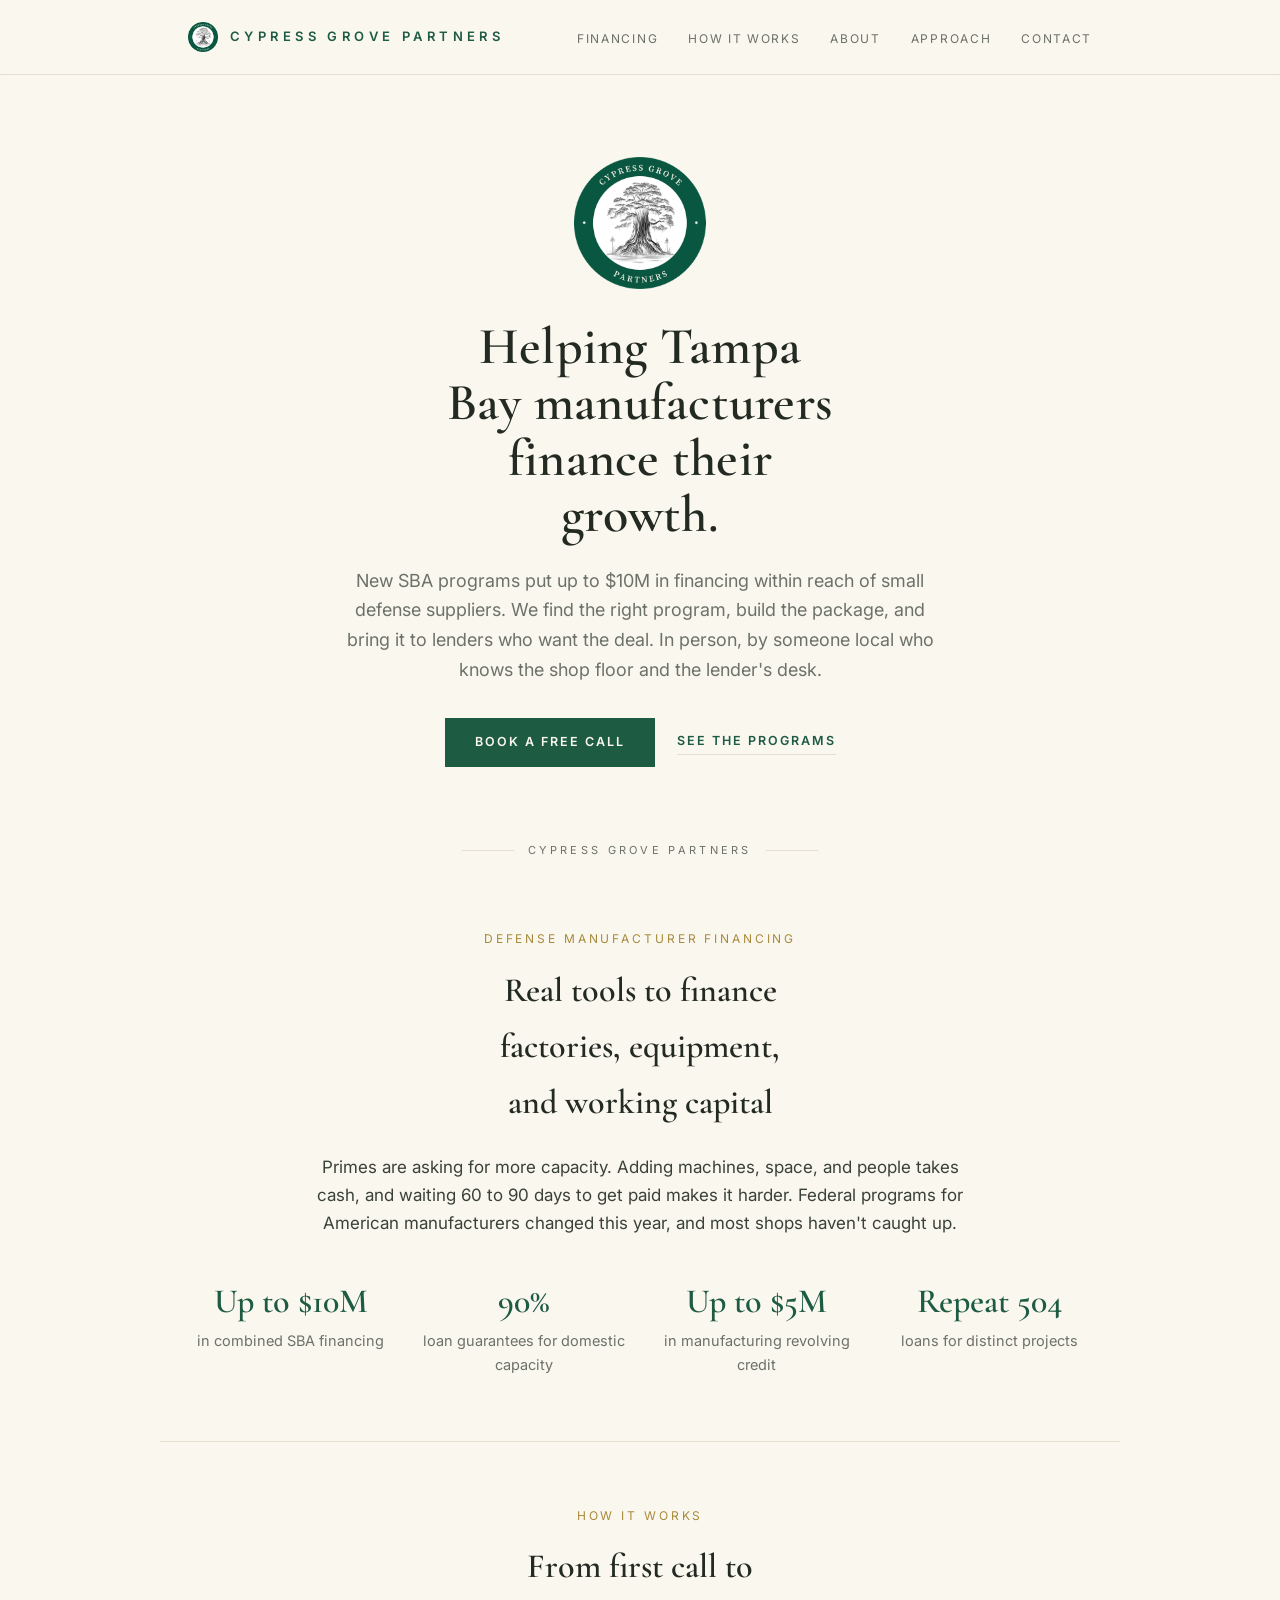
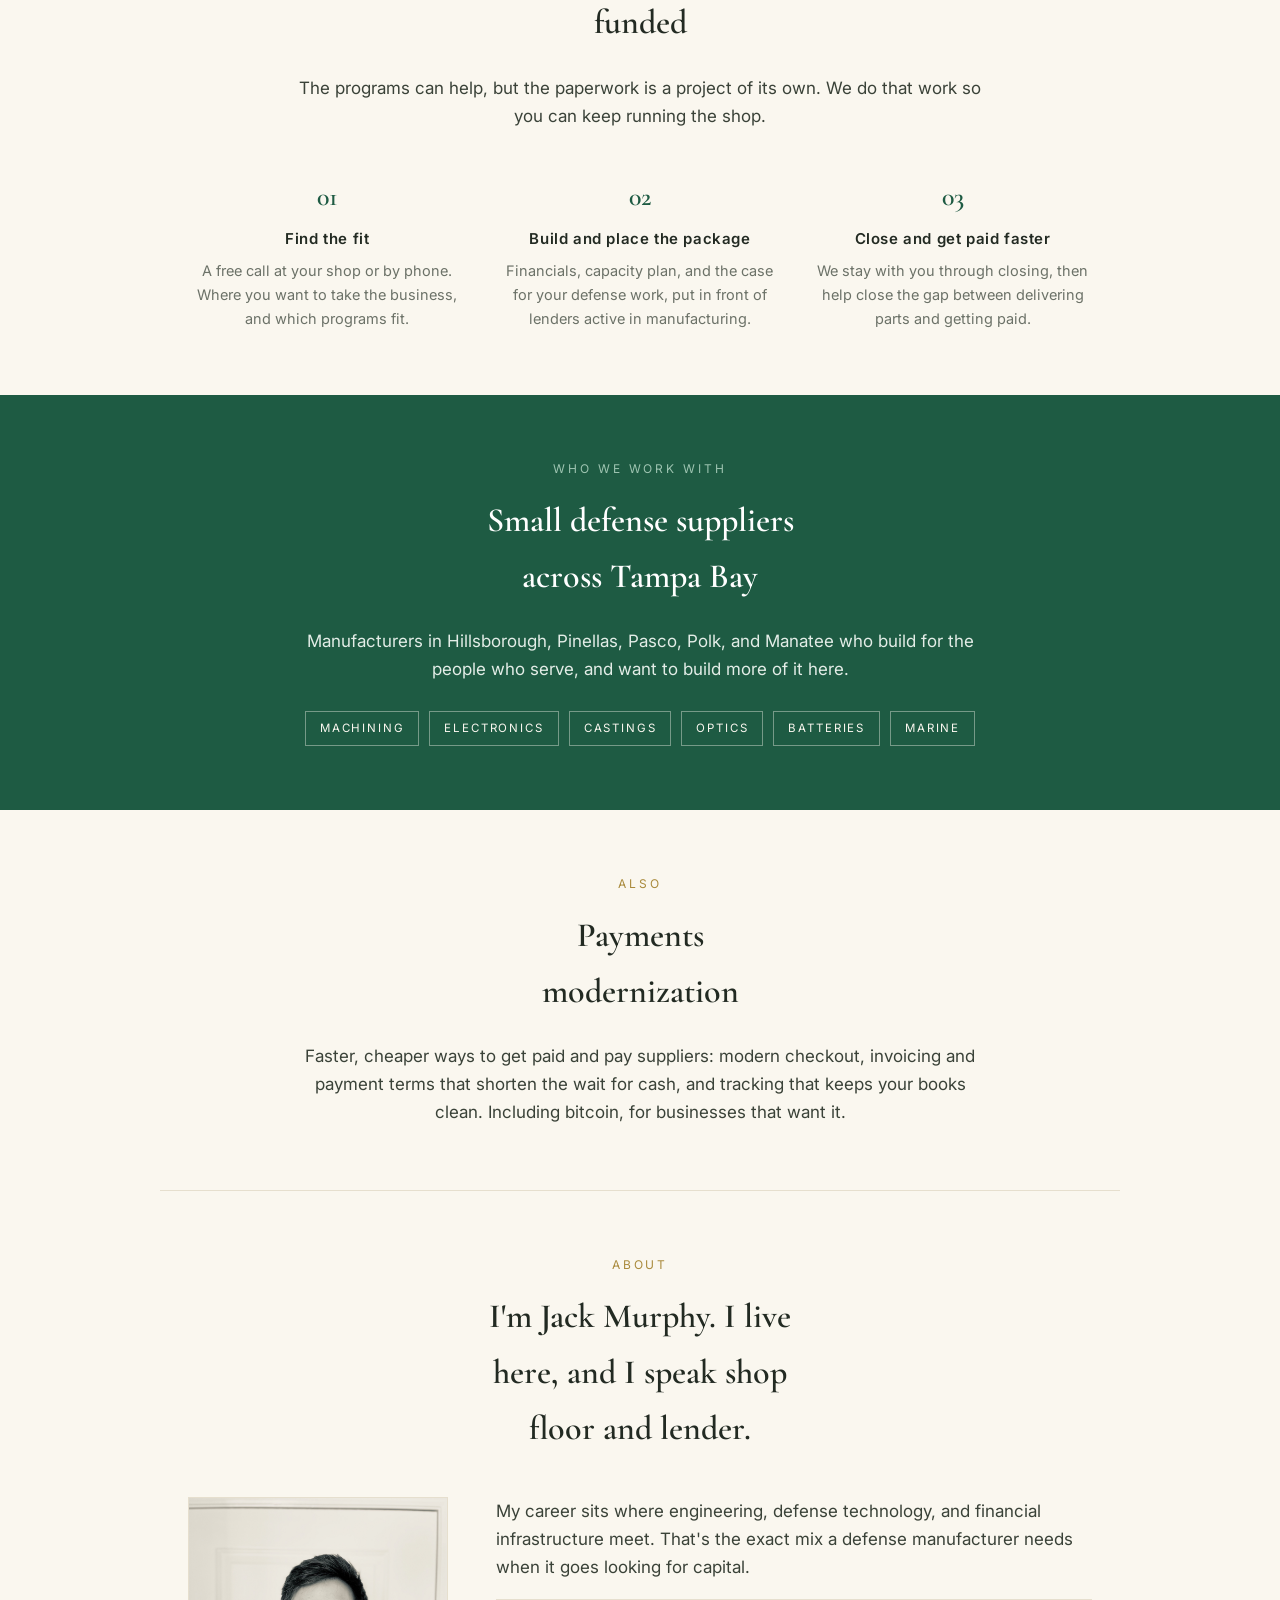
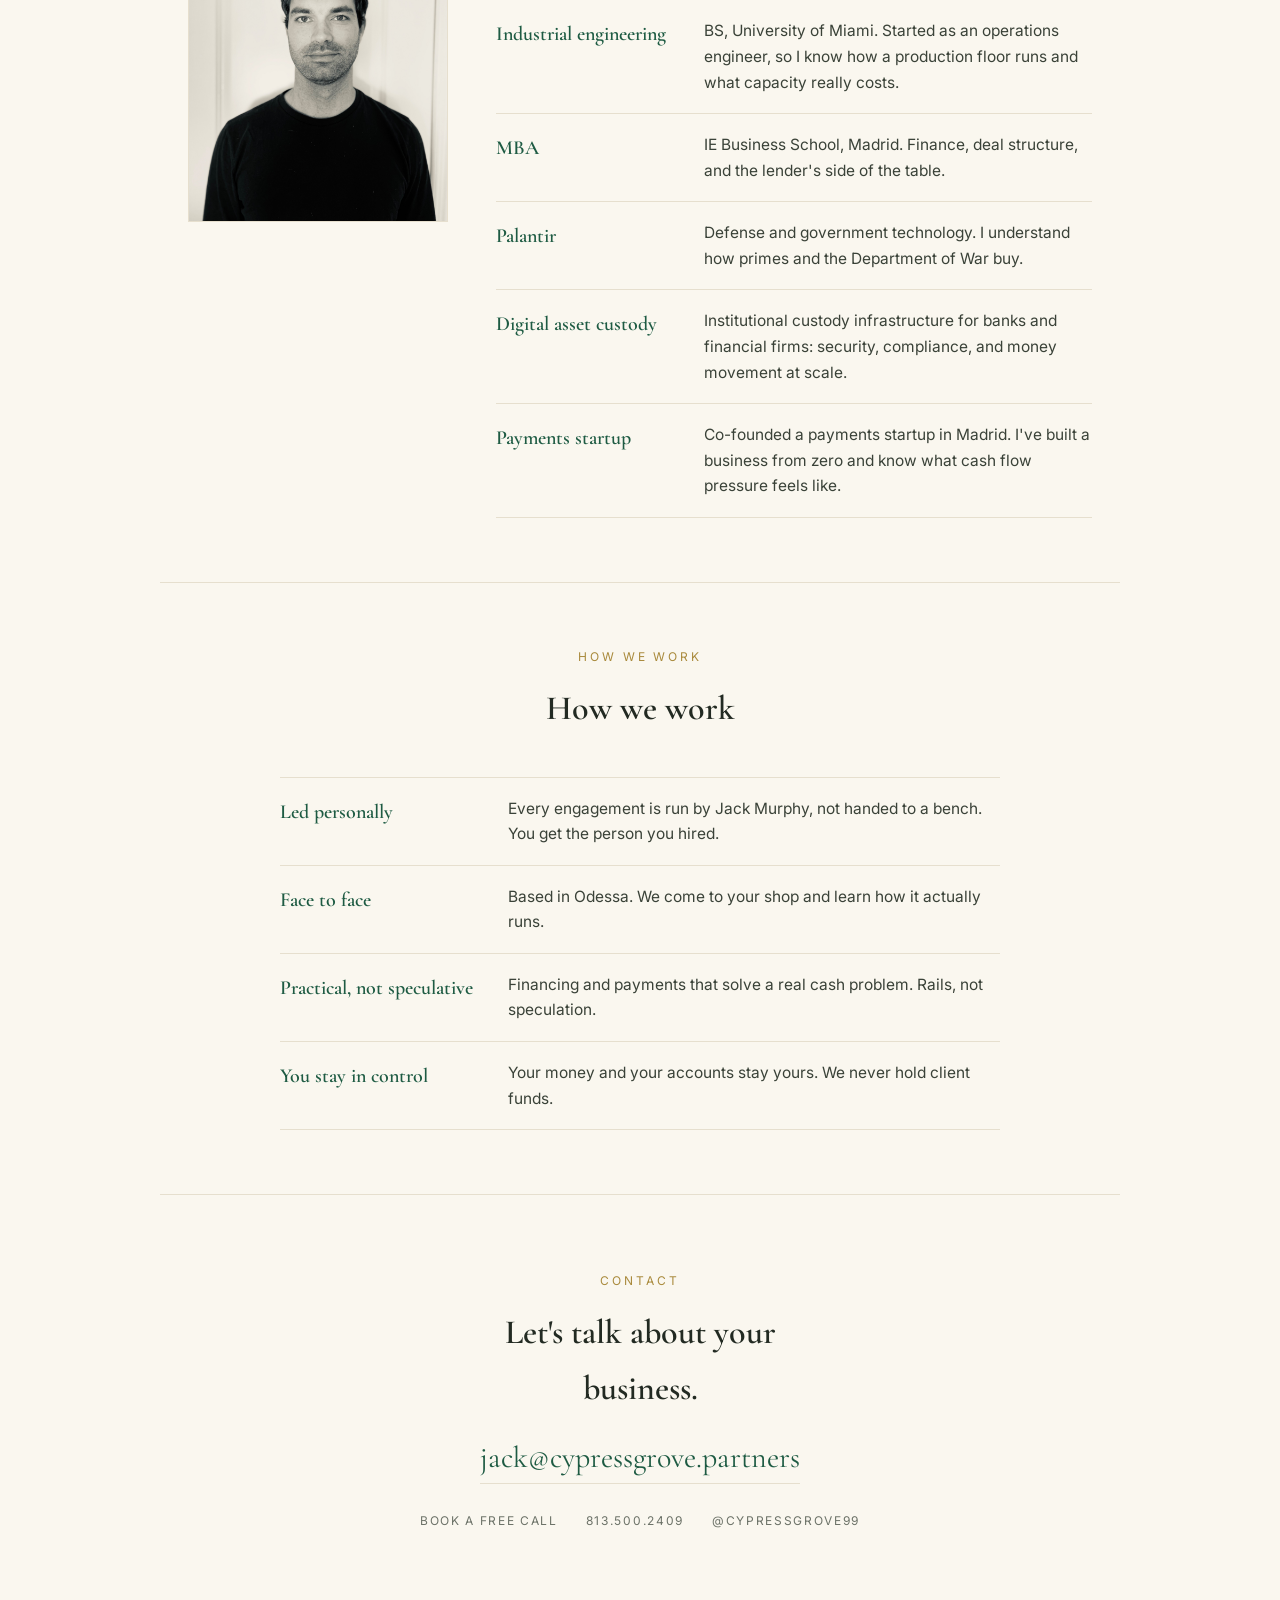
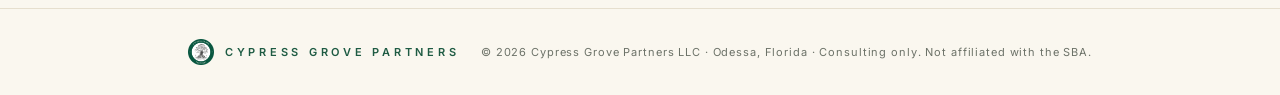
<file: cypressgrove-site/index.html>
<!DOCTYPE html>
<html lang="en">
<head>
<meta charset="UTF-8">
<meta name="viewport" content="width=device-width, initial-scale=1.0">
<title>Cypress Grove Partners | Financing for Tampa Bay Manufacturers</title>
<link rel="canonical" href="https://cypressgrove.partners/">
<meta name="description" content="Cypress Grove Partners helps Tampa Bay defense manufacturers finance growth through new SBA programs: up to $10M in combined financing, 90% loan guarantees, and manufacturing revolving credit.">
<meta property="og:title" content="Cypress Grove Partners">
<meta property="og:description" content="Capital and payments for Tampa Bay businesses.">
<link rel="preconnect" href="https://fonts.googleapis.com">
<link rel="preconnect" href="https://fonts.gstatic.com" crossorigin>
<link href="https://fonts.googleapis.com/css2?family=Cormorant+Garamond:ital,wght@0,500;0,600;1,500&family=Inter:wght@400;500;600&display=swap" rel="stylesheet">
<style>
  :root{
    --green:#1E5B43; --green-deep:#153f30; --cream:#FAF7EF; --paper:#FFFFFF;
    --ink:#222a22; --muted:#6c7268; --gold:#A98A3C; --hair:#E6DFCE;
    --display:'Cormorant Garamond',Georgia,serif;
    --body:'Inter',system-ui,sans-serif;
  }
  *{box-sizing:border-box;}
  html{scroll-behavior:smooth;}
  body{margin:0;background:var(--cream);color:var(--ink);font-family:var(--body);line-height:1.65;font-size:16px;-webkit-font-smoothing:antialiased;}
  a{color:inherit;}
  .wrap{max-width:960px;margin:0 auto;padding:0 28px;}

  /* wordmark */
  .wordmark{font-family:var(--body);font-weight:600;letter-spacing:.34em;text-transform:uppercase;color:var(--green);}
  .seal-img{background:url("[data-uri]") center/contain no-repeat;display:inline-block;flex:0 0 auto;}

  /* top bar */
  header.bar{padding:22px 0;border-bottom:1px solid var(--hair);position:sticky;top:0;background:rgba(250,247,239,.9);backdrop-filter:blur(6px);z-index:10;}
  .bar .row{display:flex;align-items:center;justify-content:space-between;}
  .bar .brand{display:flex;align-items:center;gap:12px;}
  .bar .brand .seal-img{width:30px;height:30px;display:block;}
  .bar .brand .wordmark{font-size:13px;}
  .bar nav a{font-size:12px;letter-spacing:.14em;text-transform:uppercase;color:var(--muted);text-decoration:none;margin-left:26px;transition:color .2s;}
  .bar nav a:hover{color:var(--green);}
  @media(max-width:620px){.bar nav{display:none;}}

  /* hero */
  .hero{text-align:center;padding:82px 0 68px;}
  .hero .seal-img{width:132px;height:132px;margin:0 auto 30px;display:block;}
  .hero h1{font-family:var(--display);font-weight:600;font-size:52px;line-height:1.08;letter-spacing:.005em;margin:0 auto 22px;max-width:16ch;color:var(--ink);}
  .hero p.lede{font-size:18px;color:var(--muted);max-width:56ch;margin:0 auto 34px;}
  .btn{display:inline-block;font-size:12.5px;letter-spacing:.16em;text-transform:uppercase;font-weight:600;color:var(--cream);background:var(--green);padding:14px 30px;text-decoration:none;transition:background .2s;}
  .btn:hover{background:var(--green-deep);}

  .rule{height:1px;background:var(--hair);max-width:960px;margin:0 auto;}
  .ornament{display:flex;align-items:center;justify-content:center;gap:14px;margin:6px 0;color:var(--gold);}
  .ornament::before,.ornament::after{content:"";height:1px;width:52px;background:var(--hair);}
  .ornament span{font-size:11px;letter-spacing:.3em;text-transform:uppercase;color:var(--muted);}

  /* sections */
  section{padding:64px 0;}
  .eyebrow{font-size:12px;letter-spacing:.24em;text-transform:uppercase;color:var(--gold);text-align:center;margin:0 0 14px;}
  h2{font-family:var(--display);font-weight:600;font-size:34px;text-align:center;margin:0 auto 22px;color:var(--ink);max-width:20ch;}
  .prose{max-width:62ch;margin:0 auto;text-align:center;color:#3a4238;font-size:17px;}

  .three{display:grid;grid-template-columns:repeat(3,1fr);gap:34px;margin-top:46px;}
  .three .card{text-align:center;}
  .three .num{font-family:var(--display);font-size:26px;color:var(--green);font-weight:600;margin-bottom:8px;}
  .three h3{font-size:15px;letter-spacing:.04em;margin:0 0 8px;color:var(--ink);font-weight:600;}
  .three p{font-size:14.5px;color:var(--muted);margin:0;}
  @media(max-width:640px){.three{grid-template-columns:1fr;gap:30px;}}

  .band{background:var(--green);color:var(--cream);}
  .band .eyebrow{color:#9ec4b1;}
  .band h2{color:#fff;}
  .band .prose{color:#e3ede7;}

  .principles{max-width:720px;margin:40px auto 0;}
  .principle{display:flex;gap:18px;padding:18px 0;border-top:1px solid var(--hair);}
  .principle:last-child{border-bottom:1px solid var(--hair);}
  .principle .p-k{font-family:var(--display);font-size:20px;color:var(--green);flex:0 0 210px;font-weight:600;}
  .principle .p-v{color:#3a4238;font-size:15.5px;}
  @media(max-width:640px){.principle{flex-direction:column;gap:4px;}.principle .p-k{flex:none;}}

  /* contact */
  .contact{text-align:center;padding:76px 0;}
  .contact h2{margin-bottom:10px;}
  .contact .email{font-family:var(--display);font-size:30px;color:var(--green);text-decoration:none;display:inline-block;margin:6px 0 22px;border-bottom:1px solid var(--hair);}
  .contact .email:hover{border-color:var(--green);}
  .contact .links a{font-size:12px;letter-spacing:.14em;text-transform:uppercase;color:var(--muted);text-decoration:none;margin:0 12px;}
  .contact .links a:hover{color:var(--green);}

  footer{border-top:1px solid var(--hair);padding:30px 0;}
  footer .row{display:flex;align-items:center;justify-content:space-between;flex-wrap:wrap;gap:14px;}
  footer .brand{display:flex;align-items:center;gap:11px;}
  footer .brand .seal-img{width:26px;height:26px;}
  footer .brand .wordmark{font-size:11px;}
  footer .fine{font-size:11px;color:var(--muted);letter-spacing:.08em;}

  /* four-up figures */
  .four{display:grid;grid-template-columns:repeat(4,1fr);gap:28px;margin-top:46px;}
  .four .card{text-align:center;}
  .four .num{font-family:var(--display);font-size:34px;line-height:1.1;color:var(--green);font-weight:600;margin-bottom:8px;}
  .four p{font-size:14.5px;color:var(--muted);margin:0;}
  @media(max-width:760px){.four{grid-template-columns:repeat(2,1fr);gap:30px;}}
  .tags{display:flex;flex-wrap:wrap;justify-content:center;gap:10px;margin-top:28px;}
  .tags span{font-size:11.5px;letter-spacing:.16em;text-transform:uppercase;color:var(--cream);border:1px solid rgba(250,247,239,.4);padding:7px 14px;}
  .hero .actions{display:flex;flex-wrap:wrap;justify-content:center;align-items:center;gap:22px;}
  .textlink{font-size:12.5px;letter-spacing:.16em;text-transform:uppercase;font-weight:600;color:var(--green);text-decoration:none;border-bottom:1px solid var(--hair);padding-bottom:2px;}
  .textlink:hover{border-color:var(--green);}

  /* about */
  .about{display:grid;grid-template-columns:260px 1fr;gap:48px;align-items:start;margin-top:40px;}
  .about img{width:100%;aspect-ratio:4/5;object-fit:cover;display:block;border:1px solid var(--hair);}
  .about .intro{font-size:17px;color:#3a4238;margin:0 0 8px;}
  .about .principles{margin:18px 0 0;max-width:none;}
  .about .principle .p-k{flex:0 0 190px;}
  @media(max-width:760px){.about{grid-template-columns:1fr;gap:28px;}.about img{max-width:260px;margin:0 auto;}}
</style>
</head>
<body>

<header class="bar">
  <div class="wrap row">
    <div class="brand"><span class="seal-img"></span><span class="wordmark">Cypress Grove Partners</span></div>
    <nav>
      <a href="#work">Financing</a>
      <a href="#how">How it works</a>
      <a href="#about">About</a>
      <a href="#approach">Approach</a>
      <a href="#contact">Contact</a>
    </nav>
  </div>
</header>

<div class="wrap">
  <section class="hero">
    <span class="seal-img"></span>
    <h1>Helping Tampa Bay manufacturers finance their growth.</h1>
    <p class="lede">New SBA programs put up to $10M in financing within reach of small defense suppliers. We find the right program, build the package, and bring it to lenders who want the deal. In person, by someone local who knows the shop floor and the lender's desk.</p>
    <div class="actions">
      <a class="btn" href="https://calendar.app.google/p6s1RVteUWpnvEEh7" target="_blank" rel="noopener">Book a free call</a>
      <a class="textlink" href="#work">See the programs</a>
    </div>
  </section>
</div>

<div class="ornament"><span>Cypress Grove Partners</span></div>

<section id="work">
  <div class="wrap">
    <p class="eyebrow">Defense manufacturer financing</p>
    <h2>Real tools to finance factories, equipment, and working capital</h2>
    <p class="prose">Primes are asking for more capacity. Adding machines, space, and people takes cash, and waiting 60 to 90 days to get paid makes it harder. Federal programs for American manufacturers changed this year, and most shops haven't caught up.</p>
    <div class="four">
      <div class="card"><div class="num">Up to $10M</div><p>in combined SBA financing</p></div>
      <div class="card"><div class="num">90%</div><p>loan guarantees for domestic capacity</p></div>
      <div class="card"><div class="num">Up to $5M</div><p>in manufacturing revolving credit</p></div>
      <div class="card"><div class="num">Repeat 504</div><p>loans for distinct projects</p></div>
    </div>
  </div>
</section>

<div class="rule"></div>

<section id="how">
  <div class="wrap">
    <p class="eyebrow">How it works</p>
    <h2>From first call to funded</h2>
    <p class="prose">The programs can help, but the paperwork is a project of its own. We do that work so you can keep running the shop.</p>
    <div class="three">
      <div class="card">
        <div class="num">01</div>
        <h3>Find the fit</h3>
        <p>A free call at your shop or by phone. Where you want to take the business, and which programs fit.</p>
      </div>
      <div class="card">
        <div class="num">02</div>
        <h3>Build and place the package</h3>
        <p>Financials, capacity plan, and the case for your defense work, put in front of lenders active in manufacturing.</p>
      </div>
      <div class="card">
        <div class="num">03</div>
        <h3>Close and get paid faster</h3>
        <p>We stay with you through closing, then help close the gap between delivering parts and getting paid.</p>
      </div>
    </div>
  </div>
</section>

<div class="band">
  <section id="who">
    <div class="wrap">
      <p class="eyebrow">Who we work with</p>
      <h2>Small defense suppliers across Tampa Bay</h2>
      <p class="prose">Manufacturers in Hillsborough, Pinellas, Pasco, Polk, and Manatee who build for the people who serve, and want to build more of it here.</p>
      <div class="tags"><span>Machining</span><span>Electronics</span><span>Castings</span><span>Optics</span><span>Batteries</span><span>Marine</span></div>
    </div>
  </section>
</div>

<section id="payments">
  <div class="wrap">
    <p class="eyebrow">Also</p>
    <h2>Payments modernization</h2>
    <p class="prose">Faster, cheaper ways to get paid and pay suppliers: modern checkout, invoicing and payment terms that shorten the wait for cash, and tracking that keeps your books clean. Including bitcoin, for businesses that want it.</p>
  </div>
</section>

<div class="rule"></div>

<section id="about">
  <div class="wrap">
    <p class="eyebrow">About</p>
    <h2>I'm Jack Murphy. I live here, and I speak shop floor and lender.</h2>
    <div class="about">
      <img src="assets/jack-murphy.jpg" alt="Jack Murphy, founder of Cypress Grove Partners">
      <div>
        <p class="intro">My career sits where engineering, defense technology, and financial infrastructure meet. That's the exact mix a defense manufacturer needs when it goes looking for capital.</p>
        <div class="principles">
          <div class="principle"><div class="p-k">Industrial engineering</div><div class="p-v">BS, University of Miami. Started as an operations engineer, so I know how a production floor runs and what capacity really costs.</div></div>
          <div class="principle"><div class="p-k">MBA</div><div class="p-v">IE Business School, Madrid. Finance, deal structure, and the lender's side of the table.</div></div>
          <div class="principle"><div class="p-k">Palantir</div><div class="p-v">Defense and government technology. I understand how primes and the Department of War buy.</div></div>
          <div class="principle"><div class="p-k">Digital asset custody</div><div class="p-v">Institutional custody infrastructure for banks and financial firms: security, compliance, and money movement at scale.</div></div>
          <div class="principle"><div class="p-k">Payments startup</div><div class="p-v">Co-founded a payments startup in Madrid. I've built a business from zero and know what cash flow pressure feels like.</div></div>
        </div>
      </div>
    </div>
  </div>
</section>

<div class="rule"></div>

<section id="approach">
  <div class="wrap">
    <p class="eyebrow">How we work</p>
    <h2>How we work</h2>
    <div class="principles">
      <div class="principle"><div class="p-k">Led personally</div><div class="p-v">Every engagement is run by Jack Murphy, not handed to a bench. You get the person you hired.</div></div>
      <div class="principle"><div class="p-k">Face to face</div><div class="p-v">Based in Odessa. We come to your shop and learn how it actually runs.</div></div>
      <div class="principle"><div class="p-k">Practical, not speculative</div><div class="p-v">Financing and payments that solve a real cash problem. Rails, not speculation.</div></div>
      <div class="principle"><div class="p-k">You stay in control</div><div class="p-v">Your money and your accounts stay yours. We never hold client funds.</div></div>
    </div>
  </div>
</section>

<div class="rule"></div>

<section class="contact" id="contact">
  <div class="wrap">
    <p class="eyebrow">Contact</p>
    <h2>Let's talk about your business.</h2>
    <a class="email" href="mailto:jack@cypressgrove.partners">jack@cypressgrove.partners</a>
    <div class="links">
      <a href="https://calendar.app.google/p6s1RVteUWpnvEEh7" target="_blank" rel="noopener">Book a free call</a>
      <a href="tel:+18135002409">813.500.2409</a>
      <a href="https://x.com/cypressgrove99" target="_blank" rel="noopener">@cypressgrove99</a>
    </div>
  </div>
</section>

<footer>
  <div class="wrap row">
    <div class="brand"><span class="seal-img"></span><span class="wordmark">Cypress Grove Partners</span></div>
    <div class="fine">&copy; 2026 Cypress Grove Partners LLC &middot; Odessa, Florida &middot; Consulting only. Not affiliated with the SBA.</div>
  </div>
</footer>

</body>
</html>
</file>
